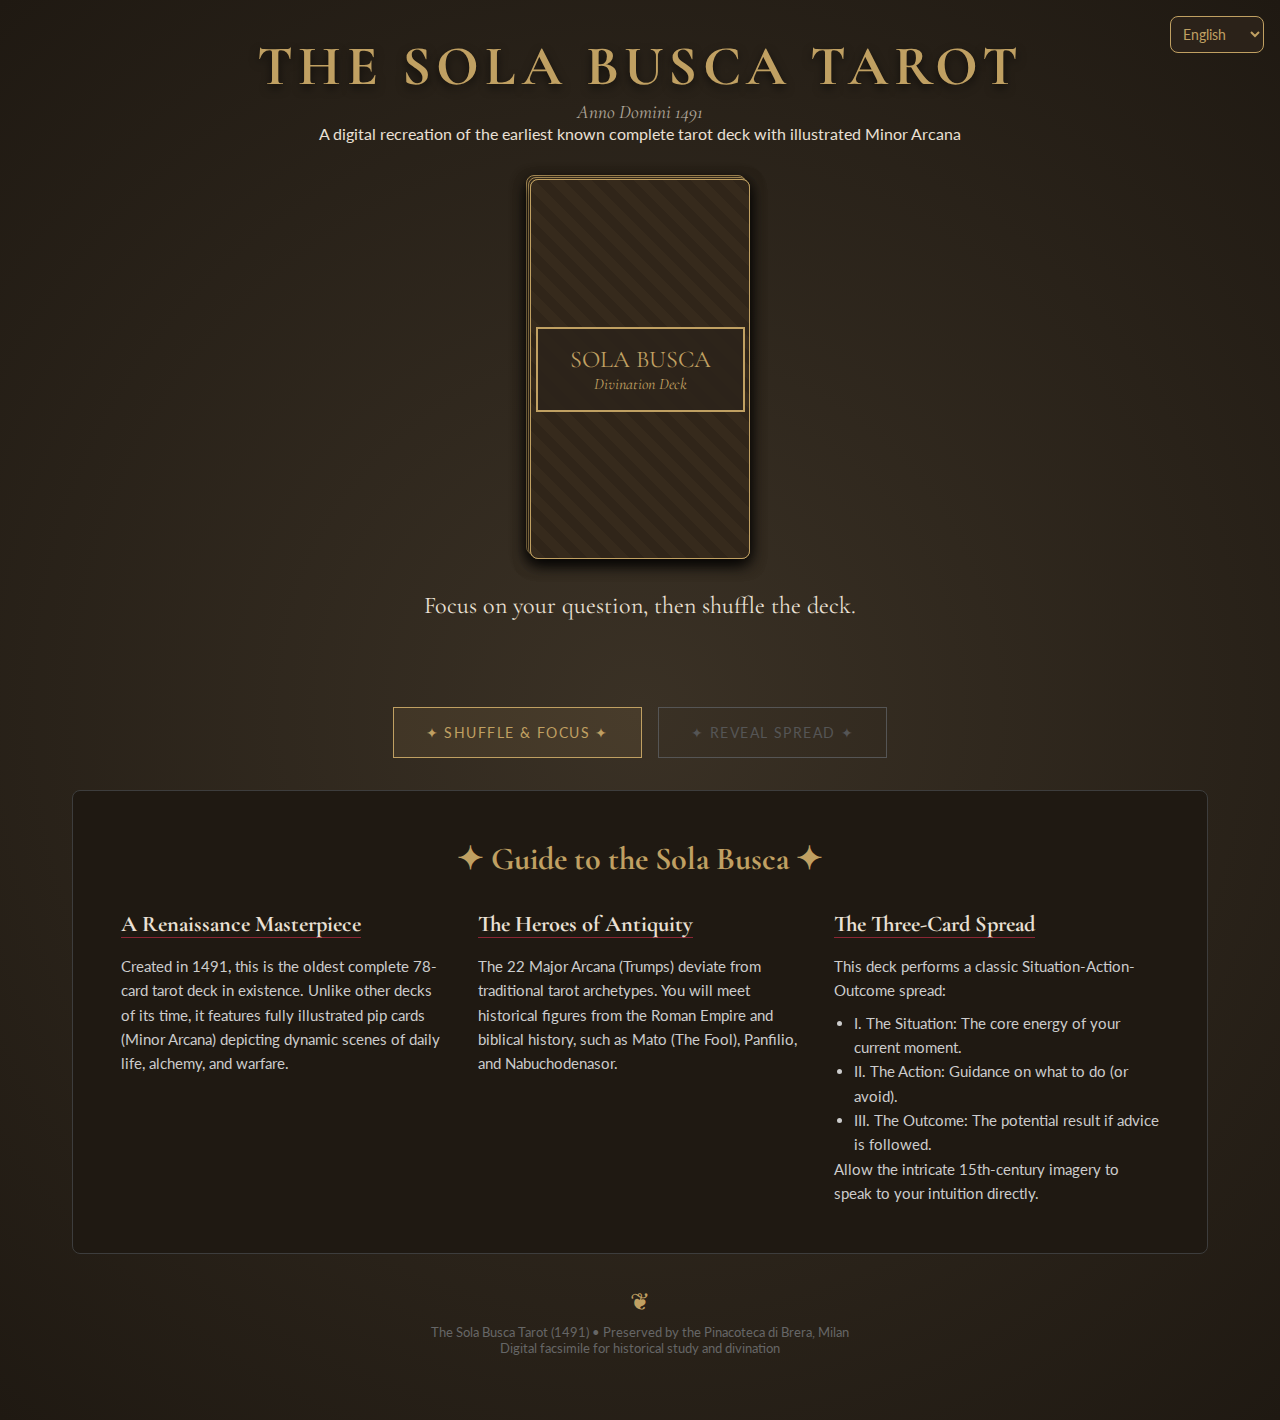
<file: index.html>
<!DOCTYPE html>
<html lang="en">

<head>
    <meta charset="UTF-8">
    <meta name="viewport" content="width=device-width, initial-scale=1.0">
    <meta name="description"
        content="The Sola Busca Tarot (1491) - A digital recreation of the historically significant Renaissance tarot deck featuring 78 unique cards with classical figures.">
    <meta name="keywords" content="Sola Busca, tarot, Renaissance, 1491, historical tarot, divination">
    <title>The Sola Busca Tarot (1491) - Digital Deck</title>

    <!-- Google Fonts -->
    <link rel="preconnect" href="https://fonts.googleapis.com">
    <link rel="preconnect" href="https://fonts.gstatic.com" crossorigin>
    <link
        href="https://fonts.googleapis.com/css2?family=Cormorant+Garamond:wght@400,500,600,700&family=Lato:wght@300,400,700&display=swap"
        rel="stylesheet">

    <link rel="stylesheet" href="styles.css">
</head>

<body>
    <div class="container">
        <header>
            <div class="lang-switch">
                <select id="langSelect">
                    <option value="en">English</option>
                    <option value="zh-TW">繁體中文</option>
                </select>
            </div>
            <h1 class="title" data-i18n="title">The Sola Busca Tarot</h1>
            <p class="subtitle" data-i18n="subtitle">Anno Domini 1491</p>
            <p class="description" data-i18n="desc">A digital recreation of the earliest known complete tarot deck with
                illustrated Minor
                Arcana</p>
        </header>

        <main>
            <!-- Reading Area -->
            <div class="reading-area">
                <!-- Initial State: Deck -->
                <div id="deckContainer" class="deck-container">
                    <div class="deck-stack" id="deckStack">
                        <div class="deck-card"></div>
                        <div class="deck-card"></div>
                        <div class="deck-card"></div>
                        <div class="deck-card top" id="mainDeck">
                            <div class="deck-ornament">
                                <div class="deck-text" data-i18n="deck_name">Sola Busca</div>
                                <div class="deck-subtext" data-i18n="deck_sub">Divination Deck</div>
                            </div>
                        </div>
                    </div>
                    <p class="instruction-text" id="instructionText" data-i18n="instr_initial">Focus on your question,
                        then shuffle the deck.</p>
                </div>

                <!-- Spread Result: 3 Cards -->
                <div id="spreadContainer" class="spread-container hidden">
                    <div class="spread-card-slot" id="cardSlot1">
                        <div class="slot-label" data-i18n="slot_1">The Situation</div>
                        <div class="card-placeholder"></div>
                    </div>
                    <div class="spread-card-slot" id="cardSlot2">
                        <div class="slot-label" data-i18n="slot_2">The Action</div>
                        <div class="card-placeholder"></div>
                    </div>
                    <div class="spread-card-slot" id="cardSlot3">
                        <div class="slot-label" data-i18n="slot_3">The Outcome</div>
                        <div class="card-placeholder"></div>
                    </div>
                </div>
            </div>

            <!-- Controls -->
            <div class="controls">
                <button id="shuffleButton" class="btn btn-primary">
                    <span class="btn-ornament">✦</span> <span data-i18n="btn_shuffle">Shuffle & Focus</span> <span
                        class="btn-ornament">✦</span>
                </button>
                <button id="drawButton" class="btn" disabled>
                    <span class="btn-ornament">✦</span> <span data-i18n="btn_reveal">Reveal Spread</span> <span
                        class="btn-ornament">✦</span>
                </button>
                <button id="resetButton" class="btn hidden">
                    <span class="btn-ornament">↺</span> <span data-i18n="btn_new">New Reading</span>
                </button>
            </div>

            <!-- Guide Section -->
            <section class="guide-section">
                <div class="guide-container">
                    <h2 class="guide-title"><span class="ornament">✦</span> <span data-i18n="guide_title">Guide to the
                            Sola Busca</span> <span class="ornament">✦</span></h2>

                    <div class="guide-grid">
                        <div class="guide-card">
                            <h3 data-i18n="guide_1_title">A Renaissance Masterpiece</h3>
                            <p data-i18n="guide_1_text">Created in 1491, this is the oldest complete 78-card tarot deck
                                in existence. Unlike
                                other decks of its time, it features <strong>fully illustrated pip cards</strong> (Minor
                                Arcana) depicting dynamic scenes of daily life, alchemy, and warfare.</p>
                        </div>

                        <div class="guide-card">
                            <h3 data-i18n="guide_2_title">The Heroes of Antiquity</h3>
                            <p data-i18n="guide_2_text">The 22 Major Arcana (Trumps) deviate from traditional tarot
                                archetypes. You will meet
                                <strong>historical figures</strong> from the Roman Empire and biblical history, such as
                                <em>Mato</em> (The Fool), <em>Panfilio</em>, and <em>Nabuchodenasor</em>.
                            </p>
                        </div>

                        <div class="guide-card">
                            <h3 data-i18n="guide_3_title">The Three-Card Spread</h3>
                            <p><span data-i18n="guide_3_text">This deck performs a classic
                                    <strong>Situation-Action-Outcome</strong> spread:</span></p>
                            <ul>
                                <li data-i18n="guide_3_li1"><strong>I. The Situation:</strong> The core energy of your
                                    current moment.</li>
                                <li data-i18n="guide_3_li2"><strong>II. The Action:</strong> Guidance on what to do (or
                                    avoid).</li>
                                <li data-i18n="guide_3_li3"><strong>III. The Outcome:</strong> The potential result if
                                    advice is followed.</li>
                            </ul>
                            <p data-i18n="guide_3_note">Allow the intricate 15th-century imagery to speak to your
                                intuition directly.</p>
                        </div>
                    </div>
                </div>
            </section>
        </main>

        <footer>
            <div class="footer-ornament">❦</div>
            <p class="footer-text" data-i18n="footer_main">The Sola Busca Tarot (1491) • Preserved by the Pinacoteca di
                Brera, Milan</p>
            <p class="footer-subtext" data-i18n="footer_sub">Digital facsimile for historical study and divination</p>
        </footer>
    </div>

    <script src="app.js?v=2"></script>
</body>

</html>
</file>
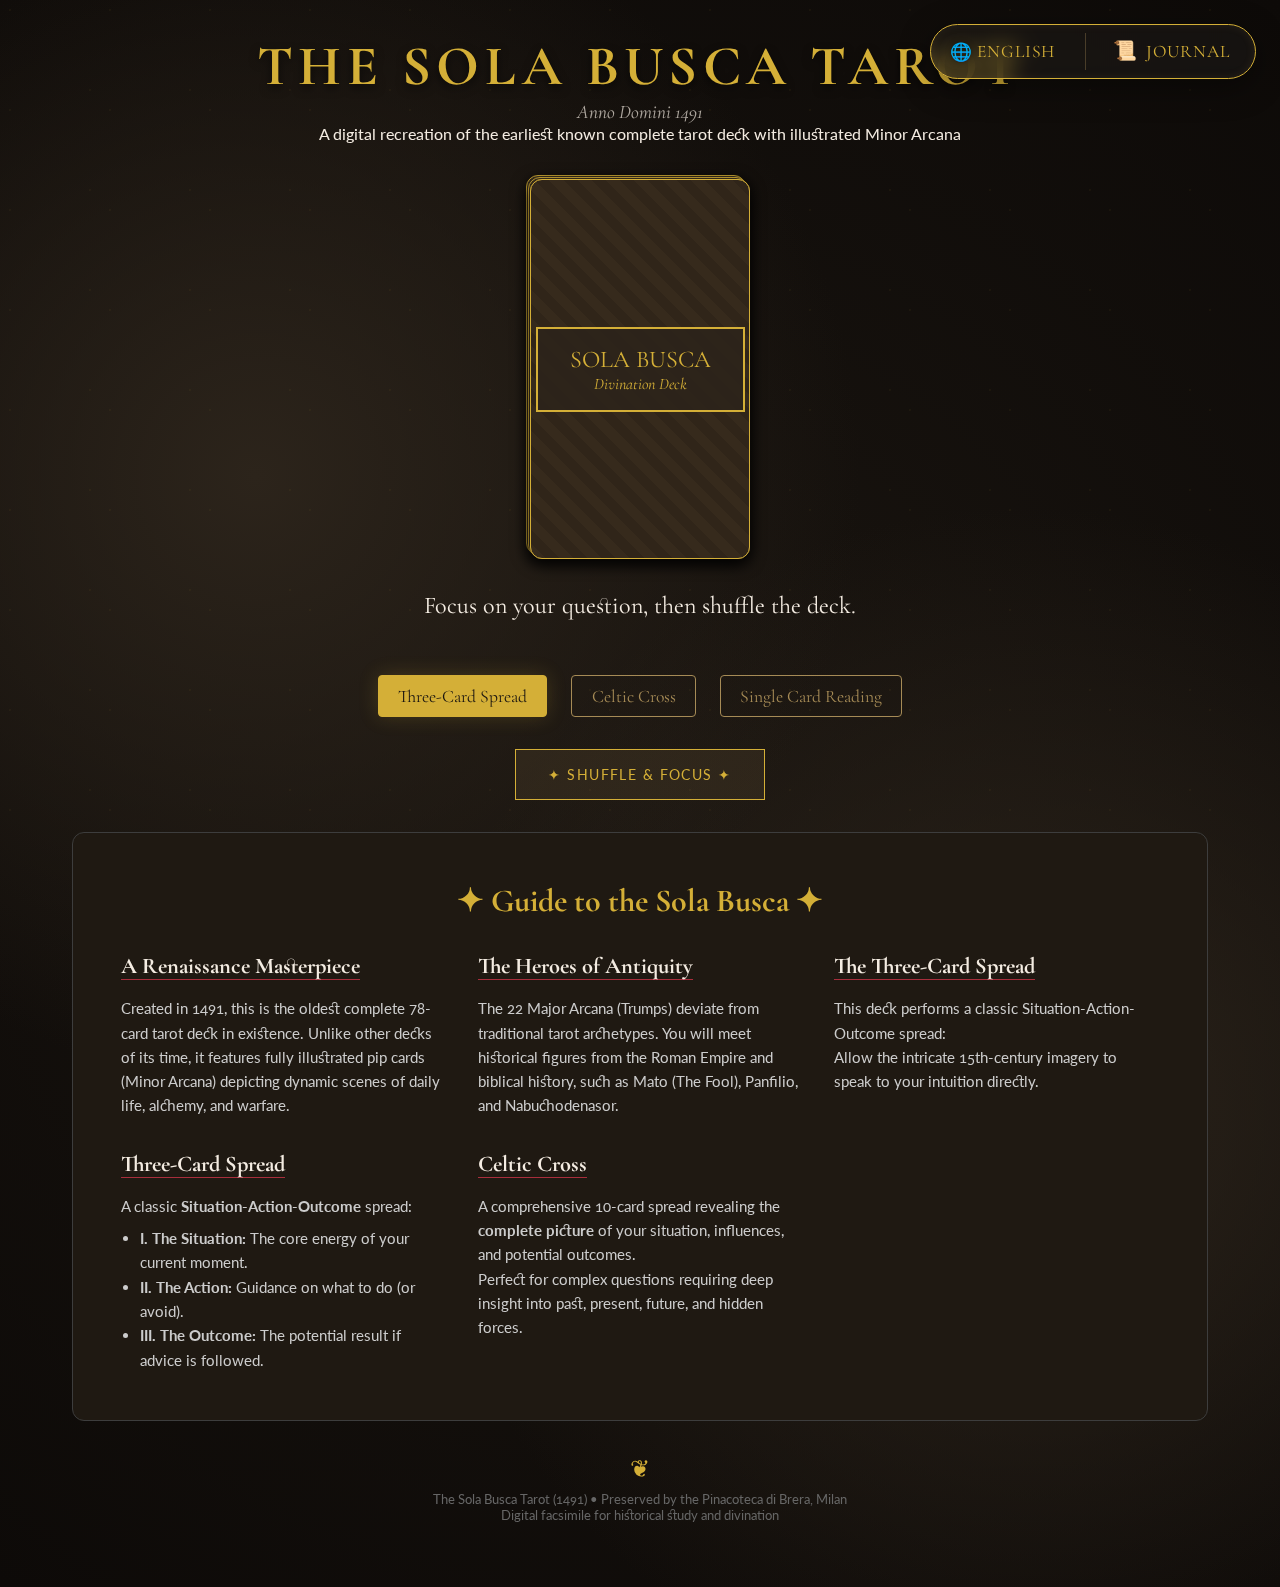
<file: docs/index.html>
<!DOCTYPE html>
<html lang="en">

<head>
    <meta charset="UTF-8">
    <meta name="viewport" content="width=device-width, initial-scale=1.0">
    <meta name="description"
        content="The Sola Busca Tarot (1491) - A digital recreation of the historically significant Renaissance tarot deck featuring 78 unique cards with classical figures.">
    <meta name="keywords" content="Sola Busca, tarot, Renaissance, 1491, historical tarot, divination">
    <title>The Sola Busca Tarot (1491) - Digital Deck</title>

    <!-- Google Fonts -->
    <link rel="preconnect" href="https://fonts.googleapis.com">
    <link rel="preconnect" href="https://fonts.gstatic.com" crossorigin>
    <link
        href="https://fonts.googleapis.com/css2?family=Cormorant+Garamond:wght@400,500,600,700&family=Lato:wght@300,400,700&display=swap"
        rel="stylesheet">

    <link rel="stylesheet" href="styles.css">
</head>

<body>
    <div class="container">
        <header>
            <div class="top-controls">
                <div class="lang-switch-wrapper">
                    <span class="icon">🌐</span>
                    <select id="langSelect" class="btn-icon-select">
                        <option value="en">English</option>
                        <option value="zh-TW">繁體中文</option>
                    </select>
                </div>
                <button id="historyToggleButton" class="btn-icon">
                    <span class="icon">📜</span> <span data-i18n="btn_history">Journal</span>
                </button>
            </div>
            <h1 class="title" data-i18n="title">The Sola Busca Tarot</h1>
            <p class="subtitle" data-i18n="subtitle">Anno Domini 1491</p>
            <p class="description" data-i18n="desc">A digital recreation of the earliest known complete tarot deck with
                illustrated Minor
                Arcana</p>
        </header>

        <main>
            <!-- Reading Area -->
            <div class="reading-area">
                <!-- Initial State: Deck -->
                <div id="deckContainer" class="deck-container">
                    <div class="deck-stack" id="deckStack">
                        <div class="deck-card"></div>
                        <div class="deck-card"></div>
                        <div class="deck-card"></div>
                        <div class="deck-card top" id="mainDeck">
                            <div class="deck-ornament">
                                <div class="deck-text" data-i18n="deck_name">Sola Busca</div>
                                <div class="deck-subtext" data-i18n="deck_sub">Divination Deck</div>
                            </div>
                        </div>
                    </div>
                    <p class="instruction-text" id="instructionText" data-i18n="instr_initial">Focus on your question,
                        then shuffle the deck.</p>
                </div>

                <!-- Spread Result: 3 Cards -->
                <div id="spreadContainer" class="spread-container hidden">
                    <div class="spread-card-slot" id="cardSlot1">
                        <div class="slot-label" data-i18n="slot_1">The Situation</div>
                        <div class="card-placeholder"></div>
                    </div>
                    <div class="spread-card-slot" id="cardSlot2">
                        <div class="slot-label" data-i18n="slot_2">The Action</div>
                        <div class="card-placeholder"></div>
                    </div>
                    <div class="spread-card-slot" id="cardSlot3">
                        <div class="slot-label" data-i18n="slot_3">The Outcome</div>
                        <div class="card-placeholder"></div>
                    </div>
                </div>
                <div id="saveActionContainer" class="save-action-container hidden">
                    <button id="saveReadingButton" class="btn btn-secondary">
                        <span class="btn-ornament">❦</span> <span data-i18n="btn_save">Save to Journal</span> <span
                            class="btn-ornament">❦</span>
                    </button>
                </div>
            </div>

            <!-- Controls -->
            <div class="reading-modes">
                <button id="mode3" class="btn-mode active" data-mode="3" data-i18n="mode_3">Three-Card Spread</button>
                <button id="mode10" class="btn-mode" data-mode="10" data-i18n="mode_10">Celtic Cross</button>
                <button id="mode1" class="btn-mode" data-mode="1" data-i18n="mode_1">Single Card Reading</button>
            </div>

            <div class="controls">
                <button id="shuffleButton" class="btn btn-primary">
                    <span class="btn-ornament">✦</span> <span data-i18n="btn_shuffle">Shuffle & Focus</span> <span
                        class="btn-ornament">✦</span>
                </button>
                <button id="drawButton" class="btn hidden" disabled>
                    <span class="btn-ornament">✦</span> <span data-i18n="btn_reveal">Reveal Spread</span> <span
                        class="btn-ornament">✦</span>
                </button>
                <button id="resetButton" class="btn hidden">
                    <span class="btn-ornament">↺</span> <span data-i18n="btn_new">New Reading</span>
                </button>
            </div>

            <!-- Guide Section -->
            <section class="guide-section">
                <div class="guide-container">
                    <h2 class="guide-title"><span class="ornament">✦</span> <span data-i18n="guide_title">Guide to the
                            Sola Busca</span> <span class="ornament">✦</span></h2>

                    <div class="guide-grid">
                        <div class="guide-card">
                            <h3 data-i18n="guide_1_title">A Renaissance Masterpiece</h3>
                            <p data-i18n="guide_1_text">Created in 1491, this is the oldest complete 78-card tarot deck
                                in existence. Unlike
                                other decks of its time, it features <strong>fully illustrated pip cards</strong> (Minor
                                Arcana) depicting dynamic scenes of daily life, alchemy, and warfare.</p>
                        </div>

                        <div class="guide-card">
                            <h3 data-i18n="guide_2_title">The Heroes of Antiquity</h3>
                            <p data-i18n="guide_2_text">The 22 Major Arcana (Trumps) deviate from traditional tarot
                                archetypes. You will meet
                                <strong>historical figures</strong> from the Roman Empire and biblical history, such as
                                <em>Mato</em> (The Fool), <em>Panfilio</em>, and <em>Nabuchodenasor</em>.
                            </p>
                        </div>

                        <div class="guide-card">
                            <h3 data-i18n="guide_3_title">Single Card Reading</h3>
                            <p data-i18n="guide_3_text">Focus on a single question and draw one card for direct, clear
                                insight.</p>
                            <p data-i18n="guide_3_note">Ideal for daily guidance or when you need a straightforward
                                answer.</p>
                        </div>

                        <div class="guide-card">
                            <h3 data-i18n="guide_4_title">Three-Card Spread</h3>
                            <p><span data-i18n="guide_4_text">A classic <strong>Situation-Action-Outcome</strong>
                                    spread:</span></p>
                            <ul>
                                <li data-i18n="guide_4_li1"><strong>I. The Situation:</strong> The core energy of your
                                    current moment.</li>
                                <li data-i18n="guide_4_li2"><strong>II. The Action:</strong> Guidance on what to do (or
                                    avoid).</li>
                                <li data-i18n="guide_4_li3"><strong>III. The Outcome:</strong> The potential result if
                                    advice is followed.</li>
                            </ul>
                        </div>

                        <div class="guide-card">
                            <h3 data-i18n="guide_5_title">Celtic Cross</h3>
                            <p data-i18n="guide_5_text">A comprehensive 10-card spread revealing the <strong>complete
                                    picture</strong> of your situation, influences, and potential outcomes.</p>
                            <p data-i18n="guide_5_note">Perfect for complex questions requiring deep insight into past,
                                present, future, and hidden forces.</p>
                        </div>
                    </div>
                </div>
            </section>
        </main>

        <footer>
            <div class="footer-ornament">❦</div>
            <p class="footer-text" data-i18n="footer_main">The Sola Busca Tarot (1491) • Preserved by the Pinacoteca di
                Brera, Milan</p>
            <p class="footer-subtext" data-i18n="footer_sub">Digital facsimile for historical study and divination</p>
        </footer>
    </div>

    <!-- History Overlay -->
    <div id="historyOverlay" class="history-overlay hidden">
        <div class="history-panel">
            <div class="history-header">
                <h2 data-i18n="history_title">Reading Journal</h2>
                <button id="closeHistoryButton" class="btn-close">&times;</button>
            </div>
            <div id="historyContent" class="history-content">
                <!-- History items will be injected here -->
                <p class="empty-msg" data-i18n="empty_history">Your journal is empty.</p>
            </div>
            <div class="history-footer">
                <button id="clearHistoryButton" class="btn btn-small" data-i18n="btn_clear">Clear History</button>
            </div>
        </div>
    </div>

    <script src="app.js?v=3"></script>
</body>

</html>
</file>
<file: styles.css>
/* ===================================
   Sola Busca Tarot - CSS Stylesheet
   Renaissance Aesthetic Design System (Redesigned for Divination)
   =================================== */

/* ===== CSS Reset & Base Styles ===== */
* {
    margin: 0;
    padding: 0;
    box-sizing: border-box;
    transition: all 0.3s ease;
}

:root {
    /* Color Palette - Deep Renaissance */
    --bg-base: #2C241B;
    --bg-paper: #D9CBAE;
    --text-main: #3E3221;
    --text-light: #EAE0D5;
    --text-gold: #C0A062;
    --accent-red: #8B2635;

    --font-serif: 'Cormorant Garamond', serif;
    --font-sans: 'Lato', sans-serif;
    --radius-main: 8px;
    --shadow-deep: 0 10px 30px rgba(0, 0, 0, 0.5);
}

body {
    font-family: var(--font-sans);
    background-color: var(--bg-base);
    background-image: radial-gradient(circle at center, #3a3125 0%, #1f1912 100%);
    color: var(--text-light);
    min-height: 100vh;
    display: flex;
    flex-direction: column;
    align-items: center;
}

.container {
    max-width: 1200px;
    width: 100%;
    padding: 2rem;
    display: flex;
    flex-direction: column;
    min-height: 100vh;
}

/* ===== Header ===== */
header {
    text-align: center;
    margin-bottom: 2rem;
}

.title {
    font-family: var(--font-serif);
    font-size: 3.5rem;
    color: var(--text-gold);
    text-transform: uppercase;
    letter-spacing: 0.1em;
    text-shadow: 0 4px 10px rgba(0, 0, 0, 0.6);
}

.subtitle {
    font-family: var(--font-serif);
    font-size: 1.2rem;
    color: var(--text-light);
    font-style: italic;
    opacity: 0.7;
}

/* ===== Reading Area ===== */
.reading-area {
    flex: 1;
    display: flex;
    flex-direction: column;
    align-items: center;
    justify-content: center;
    width: 100%;
    min-height: 500px;
    position: relative;
    perspective: 1000px;
}

/* Deck Container (Initial State) */
.deck-container {
    text-align: center;
    transition: opacity 0.5s ease;
    max-width: 100%;
    /* Prevent fan from expanding page width */
}

.deck-container.hidden {
    display: none;
    opacity: 0;
}

.deck-stack {
    position: relative;
    width: 220px;
    height: 380px;
    margin: 0 auto 2rem;
    cursor: pointer;
}

.deck-card {
    position: absolute;
    width: 100%;
    height: 100%;
    background: #3E3221;
    border: 1px solid var(--text-gold);
    border-radius: var(--radius-main);
    box-shadow: 0 5px 15px rgba(0, 0, 0, 0.5);
}

.deck-card:nth-child(1) {
    transform: translate(-4px, -4px);
}

.deck-card:nth-child(2) {
    transform: translate(-2px, -2px);
}

.deck-card.top {
    transform: translate(0, 0);
    display: flex;
    align-items: center;
    justify-content: center;
    background-image: repeating-linear-gradient(45deg, #362a1c 0, #362a1c 10px, #302519 10px, #302519 20px);
}

.deck-ornament {
    border: 2px solid var(--text-gold);
    padding: 1rem 2rem;
    background: rgba(44, 36, 27, 0.9);
}

.deck-text,
.deck-subtext {
    font-family: var(--font-serif);
    color: var(--text-gold);
}

.deck-text {
    font-size: 1.5rem;
    text-transform: uppercase;
}

.deck-subtext {
    font-style: italic;
}

/* Shuffle Animation */
@keyframes shuffleShake {

    0%,
    100% {
        transform: rotate(0deg);
    }

    25% {
        transform: rotate(-2deg) translate(-5px, 0);
    }

    75% {
        transform: rotate(2deg) translate(5px, 0);
    }
}

.shuffling .deck-stack {
    animation: shuffleShake 0.5s infinite;
}

.instruction-text {
    font-family: var(--font-serif);
    font-size: 1.5rem;
    color: var(--text-light);
    margin-bottom: 2rem;
    min-height: 2em;
}

/* Spread Container (Result State) */
.spread-container {
    display: flex;
    justify-content: center;
    gap: 2rem;
    width: 100%;
    flex-wrap: wrap;
}

.spread-container.hidden {
    display: none;
}

.spread-card-slot {
    display: flex;
    flex-direction: column;
    align-items: center;
    width: 220px;
    opacity: 0;
    animation: fadeInSlot 0.5s forwards;
}

.spread-card-slot:nth-child(1) {
    animation-delay: 0.1s;
}

.spread-card-slot:nth-child(2) {
    animation-delay: 0.3s;
}

.spread-card-slot:nth-child(3) {
    animation-delay: 0.5s;
}

@keyframes fadeInSlot {
    to {
        opacity: 1;
    }
}

.slot-label {
    font-family: var(--font-serif);
    color: var(--text-gold);
    text-transform: uppercase;
    letter-spacing: 0.1em;
    margin-bottom: 1rem;
    font-size: 0.9rem;
    border-bottom: 1px solid var(--text-gold);
    padding-bottom: 0.2rem;
}

.card-placeholder {
    width: 220px;
    /* Removed fixed height to allow info text to flow naturally */
    position: relative;
    margin-bottom: 2rem;
    /* Add breathing room */
}

.spread-card {
    width: 100%;
    display: flex;
    flex-direction: column;
    /* Stack image and text */
}

.spread-card img {
    width: 100%;
    height: 380px;
    /* Fixed height for image only */
    object-fit: cover;
    border-radius: var(--radius-main);
    box-shadow: var(--shadow-deep);
    border: 1px solid var(--text-gold);
    opacity: 0;
    transform: translateY(20px);
    transition: all 0.8s cubic-bezier(0.2, 0.8, 0.2, 1);
}

.spread-card.revealed img {
    opacity: 1;
    transform: translateY(0);
}

.spread-info {
    margin-top: 1rem;
    text-align: center;
    opacity: 0;
    transform: translateY(10px);
    transition: all 0.5s ease 0.5s;
    background: rgba(0, 0, 0, 0.4);
    /* Add background for legibility if it overlaps */
    padding: 0.5rem;
    border-radius: 4px;
}

.spread-card.revealed .spread-info {
    opacity: 1;
    transform: translateY(0);
}

.spread-info h4 {
    color: var(--text-light);
    font-family: var(--font-serif);
    font-size: 1.2rem;
    margin-bottom: 0.3rem;
}

.spread-info p {
    color: #ccc;
    font-size: 0.9rem;
    font-style: italic;
    line-height: 1.4;
}

/* ===== Controls ===== */
.controls {
    display: flex;
    justify-content: center;
    gap: 1rem;
    margin: 2rem 0;
}

.btn {
    background: rgba(192, 160, 98, 0.1);
    border: 1px solid var(--text-gold);
    color: var(--text-gold);
    padding: 1rem 2rem;
    font-family: var(--font-sans);
    text-transform: uppercase;
    letter-spacing: 0.1em;
    cursor: pointer;
    font-size: 0.9rem;
    min-width: 200px;
}

.btn:hover:not(:disabled) {
    background: var(--text-gold);
    color: var(--bg-base);
    box-shadow: 0 0 20px rgba(192, 160, 98, 0.3);
}

.btn:disabled {
    border-color: #555;
    color: #555;
    cursor: not-allowed;
    background: transparent;
}

.hidden {
    display: none !important;
}

/* ===== Guide Section ===== */
.guide-section {
    width: 100%;
    background: #1f1912;
    padding: 3rem;
    border-radius: var(--radius-main);
    border: 1px solid #3d3d3d;
    margin-top: 2rem;
}

.guide-container h2 {
    color: var(--text-gold);
    font-family: var(--font-serif);
    text-align: center;
    margin-bottom: 2rem;
    font-size: 2rem;
}

.guide-grid {
    display: grid;
    grid-template-columns: repeat(auto-fit, minmax(280px, 1fr));
    gap: 2rem;
}

.guide-card h3 {
    color: var(--text-light);
    font-family: var(--font-serif);
    font-size: 1.4rem;
    margin-bottom: 1rem;
    border-bottom: 1px solid var(--accent-red);
    display: inline-block;
}

.guide-card p,
.guide-card li {
    color: #ccc;
    line-height: 1.6;
    font-size: 0.95rem;
}

.guide-card ul {
    margin-left: 1.2rem;
    margin-top: 0.5rem;
}

/* ===== Footer ===== */
footer {
    text-align: center;
    padding: 2rem;
    color: #666;
    font-size: 0.8rem;
    margin-top: auto;
}

.footer-ornament {
    color: var(--text-gold);
    font-size: 1.5rem;
    margin-bottom: 0.5rem;
}

/* Language Switcher */
.lang-switch {
    position: absolute;
    top: 1rem;
    right: 1rem;
    z-index: 100;
}

.lang-switch select {
    background: rgba(44, 36, 27, 0.9);
    color: var(--text-gold);
    border: 1px solid var(--text-gold);
    padding: 0.5rem;
    border-radius: var(--radius-main);
    font-family: var(--font-sans);
    cursor: pointer;
    font-size: 0.9rem;
}

.lang-switch select:focus {
    outline: none;
    box-shadow: 0 0 10px var(--text-gold);
}

@media (max-width: 768px) {
    .lang-switch {
        position: relative;
        top: 0;
        right: 0;
        margin-bottom: 1rem;
        display: inline-block;
    }
}

/* Responsive */
@media (max-width: 768px) {
    .spread-container {
        flex-direction: column;
        align-items: center;
    }

    .card-placeholder {
        width: 100%;
        max-width: 260px;
        margin-bottom: 2rem;
    }

    .spread-card img {
        height: auto;
        aspect-ratio: 10/18;
    }

    .title {
        font-size: 2.5rem;
    }

    .guide-section {
        padding: 1.5rem 1rem;
    }

    .guide-grid {
        grid-template-columns: 1fr;
        /* Force single column on mobile */
        gap: 1.5rem;
    }
}

/* Fan / Horizontal Layout */
.fan-container {
    position: relative;
    width: 100%;
    min-height: 150px;
    margin-top: 2rem;
    padding: 30px 20px;
    overflow-x: auto;
    overflow-y: visible;
    white-space: nowrap;
    /* Prevent wrapping */
    display: block;
}

.fan-card {
    display: inline-block;
    /* Changed from absolute to inline-block */
    width: 60px;
    height: 100px;
    background: #4b0d0d;
    /* Deep Renaissance Maroon */
    background-image:
        radial-gradient(circle at 100% 150%, #4b0d0d 24%, #6b1414 25%, #6b1414 28%, #4b0d0d 29%, #4b0d0d 36%, #6b1414 36%, #6b1414 40%, transparent 40%),
        radial-gradient(circle at 0 150%, #4b0d0d 24%, #6b1414 25%, #6b1414 28%, #4b0d0d 29%, #4b0d0d 36%, #6b1414 36%, #6b1414 40%, transparent 40%),
        radial-gradient(circle at 50% 100%, #6b1414 10%, #4b0d0d 11%, #4b0d0d 23%, #6b1414 24%, #6b1414 30%, #4b0d0d 31%, #4b0d0d 43%, #6b1414 44%, #6b1414 50%, #4b0d0d 51%, #4b0d0d 63%, #6b1414 64%, #6b1414 71%, transparent 71%),
        radial-gradient(circle at 100% 50%, #6b1414 5%, #4b0d0d 6%, #4b0d0d 15%, #6b1414 16%, #6b1414 20%, #4b0d0d 21%, #4b0d0d 30%, #6b1414 31%, #6b1414 35%, #4b0d0d 36%, #4b0d0d 45%, #6b1414 46%, #6b1414 49%, transparent 49%),
        radial-gradient(circle at 0 50%, #6b1414 5%, #4b0d0d 6%, #4b0d0d 15%, #6b1414 16%, #6b1414 20%, #4b0d0d 21%, #4b0d0d 30%, #6b1414 31%, #6b1414 35%, #4b0d0d 36%, #4b0d0d 45%, #6b1414 46%, #6b1414 49%, transparent 49%),
        radial-gradient(circle at 100% 0, #4b0d0d 24%, #6b1414 25%, #6b1414 28%, #4b0d0d 29%, #4b0d0d 36%, #6b1414 36%, #6b1414 40%, transparent 40%),
        radial-gradient(circle at 0 0, #4b0d0d 24%, #6b1414 25%, #6b1414 28%, #4b0d0d 29%, #4b0d0d 36%, #6b1414 36%, #6b1414 40%, transparent 40%),
        radial-gradient(circle at 50% 0, #6b1414 10%, #4b0d0d 11%, #4b0d0d 23%, #6b1414 24%, #6b1414 30%, #4b0d0d 31%, #4b0d0d 43%, #6b1414 44%, #6b1414 50%, #4b0d0d 51%, #4b0d0d 63%, #6b1414 64%, #6b1414 71%, transparent 71%);
    background-size: 40px 40px;
    border: 2px solid #c0a062;
    /* Gold Border */
    border-radius: 5px;
    box-shadow: -2px 2px 10px rgba(0, 0, 0, 0.5);
    margin-right: -15px;
    /* Slight overlap for fan effect */
    vertical-align: middle;
    transition: transform 0.3s ease, box-shadow 0.3s ease;
    cursor: pointer;
    position: relative;
    overflow: hidden;
}

.fan-card::before {
    content: '';
    position: absolute;
    top: 5px;
    left: 5px;
    right: 5px;
    bottom: 5px;
    border: 1px solid rgba(192, 160, 98, 0.3);
    pointer-events: none;
}

/* Fallback if image missing */
.fan-card::after {
    content: '';
    position: absolute;
    inset: 0;
    border: 1px solid #d4af37;
    border-radius: 5px;
    background: #2c1810;
    z-index: -1;
}

.fan-card:hover {
    z-index: 100 !important;
    box-shadow: 0 0 15px #ffd700;
    transform: translateY(-10px) scale(1.15);
}

.fan-card.selected {
    box-shadow: 0 0 20px #00ff00;
    border: 2px solid #00ff00;
    pointer-events: none;
}

/* Reversal utility class */
.reversed-img {
    transform: rotate(180deg);
}

.spread-card.reversed .spread-info h4::after {
    content: ' (Rx)';
    font-size: 0.8em;
    opacity: 0.7;
}

/* Hide the initial deck stack when fan is active */
.deck-container.hidden {
    display: none;
}
</file>
<file: docs/styles.css>
/* ===================================
   Sola Busca Tarot - CSS Stylesheet
   Renaissance Aesthetic Design System (Redesigned for Divination)
   =================================== */

/* ===== CSS Reset & Base Styles ===== */
* {
    margin: 0;
    padding: 0;
    box-sizing: border-box;
    transition: all 0.3s ease;
}

:root {
    /* Color Palette - Premium Renaissance */
    --bg-base: #1a1510;
    --bg-paper: #D9CBAE;
    --text-main: #3E3221;
    --text-light: #f4ece2;
    --gold: #d4af37;
    --gold-muted: #A68B56;
    --venetian-red: #a82e3c;
    --glass: rgba(255, 255, 255, 0.03);
    --glass-heavy: rgba(0, 0, 0, 0.6);
    --glass-border: rgba(255, 255, 255, 0.1);
    --blur: blur(12px);
    --font-serif: 'Cormorant Garamond', serif;
    --font-sans: 'Lato', sans-serif;
    --radius-main: 12px;
    --shadow-deep: 0 20px 50px rgba(0, 0, 0, 0.6);
    --shadow-gold: 0 0 20px rgba(212, 175, 55, 0.2);
}

body {
    font-family: var(--font-sans);
    background-color: var(--bg-base);
    background-image:
        radial-gradient(circle at 20% 30%, #2c241b 0%, transparent 40%),
        radial-gradient(circle at 80% 70%, #2c241b 0%, transparent 40%),
        radial-gradient(circle at center, #1a1510 0%, #0d0a08 100%);
    color: var(--text-light);
    min-height: 100vh;
    display: flex;
    flex-direction: column;
    align-items: center;
    overflow-x: hidden;
    position: relative;
    font-variant-numeric: oldstyle-nums;
    font-feature-settings: "liga", "dlig";
}

/* Ambient Particles */
body::before {
    content: '';
    position: fixed;
    top: 0;
    left: 0;
    width: 100%;
    height: 100%;
    background-image:
        radial-gradient(circle at 10% 10%, rgba(212, 175, 55, 0.05) 1px, transparent 1px),
        radial-gradient(circle at 90% 90%, rgba(212, 175, 55, 0.05) 1px, transparent 1px);
    background-size: 100px 100px;
    animation: ambientFloat 60s linear infinite;
    pointer-events: none;
    z-index: 0;
}

@keyframes ambientFloat {
    from {
        transform: translateY(0);
    }

    to {
        transform: translateY(-1000px);
    }
}

.container {
    max-width: 1200px;
    width: 100%;
    padding: 2rem;
    display: flex;
    flex-direction: column;
    min-height: 100vh;
    position: relative;
    z-index: 1;
}

/* ===== Header ===== */
header {
    text-align: center;
    margin-bottom: 2rem;
}

.title {
    font-family: var(--font-serif);
    font-size: 3.5rem;
    color: var(--gold);
    text-transform: uppercase;
    letter-spacing: 0.1em;
    text-shadow: 0 4px 10px rgba(0, 0, 0, 0.6);
}

.subtitle {
    font-family: var(--font-serif);
    font-size: 1.2rem;
    color: var(--text-light);
    font-style: italic;
    opacity: 0.7;
}

/* ===== Reading Area ===== */
.reading-area {
    flex: 1;
    display: flex;
    flex-direction: column;
    align-items: center;
    justify-content: center;
    width: 100%;
    min-height: 500px;
    position: relative;
    perspective: 1000px;
}

/* Deck Container (Initial State) */
.deck-container {
    text-align: center;
    transition: opacity 0.5s ease;
    max-width: 100%;
    /* Prevent fan from expanding page width */
}

.deck-container.hidden {
    display: none;
    opacity: 0;
}

.deck-stack {
    position: relative;
    width: 220px;
    height: 380px;
    margin: 0 auto 2rem;
    cursor: pointer;
}

.deck-card {
    position: absolute;
    width: 100%;
    height: 100%;
    background: #3E3221;
    border: 1px solid var(--gold);
    border-radius: var(--radius-main);
    box-shadow: 0 5px 15px rgba(0, 0, 0, 0.5);
}

.deck-card:nth-child(1) {
    transform: translate(-4px, -4px);
}

.deck-card:nth-child(2) {
    transform: translate(-2px, -2px);
}

.deck-card.top {
    transform: translate(0, 0);
    display: flex;
    align-items: center;
    justify-content: center;
    background-image: repeating-linear-gradient(45deg, #362a1c 0, #362a1c 10px, #302519 10px, #302519 20px);
}

.deck-ornament {
    border: 2px solid var(--gold);
    padding: 1rem 2rem;
    background: rgba(44, 36, 27, 0.9);
}

.deck-text,
.deck-subtext {
    font-family: var(--font-serif);
    color: var(--gold);
}

.deck-text {
    font-size: 1.5rem;
    text-transform: uppercase;
}

.deck-subtext {
    font-style: italic;
}

/* Shuffle Animation */
@keyframes splitStack {
    0% {
        transform: translateX(0);
    }

    100% {
        transform: translateX(-60px) rotate(-5deg);
    }
}

@keyframes splitStackRight {
    0% {
        transform: translateX(0);
    }

    100% {
        transform: translateX(60px) rotate(5deg);
    }
}

@keyframes riffleStack {
    0% {
        transform: translateX(-60px) rotate(-5deg);
    }

    50% {
        transform: translateX(0) scale(1.05);
    }

    100% {
        transform: translateX(0) scale(1);
    }
}

@keyframes riffleStackRight {
    0% {
        transform: translateX(60px) rotate(5deg);
    }

    50% {
        transform: translateX(0) scale(1.05);
    }

    100% {
        transform: translateX(0) scale(1);
    }
}

.deck-stack.shuffling .deck-card {
    /* Hide original cards during special animation */
    opacity: 0;
}

/* Pseudo-elements/Classes for the split piles */
.shuffle-pile {
    position: absolute;
    width: 100%;
    height: 100%;
    background: #3E3221;
    background-image: url('assets/card-back.png');
    background-size: cover;
    border: 1px solid var(--gold);
    border-radius: var(--radius-main);
    box-shadow: 0 5px 15px rgba(0, 0, 0, 0.5);
    top: 0;
    left: 0;
}

.shuffle-left {
    animation: splitStack 0.4s ease forwards, riffleStack 0.6s ease 0.4s forwards;
}

.shuffle-right {
    animation: splitStackRight 0.4s ease forwards, riffleStackRight 0.6s ease 0.4s forwards;
}

.instruction-text {
    font-family: var(--font-serif);
    font-size: 1.5rem;
    color: var(--text-light);
    margin-bottom: 2rem;
    min-height: 2em;
}

/* Spread Container (Result State) */
.spread-container {
    display: flex;
    justify-content: center;
    gap: 2rem;
    width: 100%;
    flex-wrap: wrap;
}

.spread-container.hidden {
    display: none;
}

.spread-card-slot {
    display: flex;
    flex-direction: column;
    align-items: center;
    width: 220px;
    opacity: 0;
    animation: fadeInSlot 0.5s forwards;
}

.spread-card-slot:nth-child(1) {
    animation-delay: 0.1s;
}

.spread-card-slot:nth-child(2) {
    animation-delay: 0.3s;
}

.spread-card-slot:nth-child(3) {
    animation-delay: 0.5s;
}

@keyframes fadeInSlot {
    to {
        opacity: 1;
    }
}

.slot-label {
    font-family: var(--font-serif);
    color: var(--gold);
    text-transform: uppercase;
    letter-spacing: 0.1em;
    margin-bottom: 1rem;
    font-size: 0.9rem;
    border-bottom: 1px solid var(--gold);
    padding-bottom: 0.2rem;
}

.card-placeholder {
    width: 220px;
    /* Removed fixed height to allow info text to flow naturally */
    position: relative;
    margin-bottom: 2rem;
    /* Add breathing room */
}

.spread-card {
    width: 100%;
    display: flex;
    flex-direction: column;
    perspective: 1000px;
}

.card-inner {
    position: relative;
    width: 220px;
    height: 380px;
    text-align: center;
    transition: transform 1.2s cubic-bezier(0.19, 1, 0.22, 1);
    transform-style: preserve-3d;
    cursor: pointer;
}

.spread-card.revealed .card-inner {
    transform: rotateY(180deg) scale(1.1);
    /* Slight default zoom */
}

.spread-card.revealed .card-inner:hover {
    transform: rotateY(180deg) scale(1.35);
    /* Zoom in to check */
    z-index: 50;
    box-shadow: 0 20px 50px rgba(0, 0, 0, 0.7);
}

.card-front,
.card-back {
    position: absolute;
    width: 100%;
    height: 100%;
    -webkit-backface-visibility: hidden;
    backface-visibility: hidden;
    border-radius: var(--radius-main);
    box-shadow: var(--shadow-deep);
    border: 1px solid var(--gold);
}

.card-front {
    transform: rotateY(180deg);
}

.card-back {
    background: #3E3221;
    background-image: url('assets/card-back.png');
    background-size: cover;
    background-position: center;
    display: flex;
    align-items: center;
    justify-content: center;
    box-shadow: inset 0 0 20px rgba(0, 0, 0, 0.8);
}

.card-back::after {
    content: '❦';
    font-size: 5rem;
    color: var(--gold);
    opacity: 0.3;
}

.img-wrapper {
    width: 100%;
    height: 100%;
    overflow: hidden;
    border-radius: var(--radius-main);
}

.img-wrapper img {
    width: 100%;
    height: 100%;
    object-fit: cover;
    transition: transform 0.8s ease;
}

.spread-card.reversed .img-wrapper img {
    transform: rotate(180deg);
}

.spread-info {
    margin-top: 1.5rem;
    text-align: center;
    opacity: 0;
    transform: translateY(20px);
    transition: all 0.6s cubic-bezier(0.23, 1, 0.32, 1) 0.8s;
    background: var(--glass);
    backdrop-filter: var(--blur);
    -webkit-backdrop-filter: var(--blur);
    padding: 1.2rem;
    border-radius: var(--radius-main);
    border: 1px solid var(--glass-border);
    box-shadow: 0 8px 32px rgba(0, 0, 0, 0.3);
}

.spread-card.revealed .spread-info {
    opacity: 1;
    transform: translateY(0);
}

.spread-info h4 {
    color: var(--text-light);
    font-family: var(--font-serif);
    font-size: 1.2rem;
    margin-bottom: 0.3rem;
}

.spread-info p {
    color: #ccc;
    font-size: 0.95rem;
    font-style: italic;
    line-height: 1.4;
    margin-bottom: 0.8rem;
}

.card-history {
    font-size: 0.85rem;
    color: var(--gold-muted);
    border-top: 1px solid rgba(212, 175, 55, 0.2);
    padding-top: 0.8rem;
    text-align: left;
    font-family: var(--font-sans);
    line-height: 1.5;
}

.card-history strong {
    color: var(--gold);
    display: block;
    margin-bottom: 0.2rem;
    text-transform: uppercase;
    font-size: 0.75rem;
    letter-spacing: 0.05em;
}

/* Reading Modes Toggle */
.reading-modes {
    display: flex;
    justify-content: center;
    gap: 1.5rem;
    margin-bottom: 2rem;
}

.btn-mode {
    background: transparent;
    border: 1px solid var(--gold-muted);
    color: var(--gold-muted);
    padding: 0.6rem 1.2rem;
    cursor: pointer;
    font-family: var(--font-serif);
    font-size: 1.1rem;
    border-radius: 4px;
    transition: all 0.3s ease;
}

.btn-mode.active {
    background: var(--gold);
    color: var(--bg-base);
    border-color: var(--gold);
    box-shadow: var(--shadow-gold);
}

.btn-mode:hover:not(.active) {
    border-color: var(--gold);
    color: var(--gold);
}

/* ===== Controls ===== */
.controls {
    display: flex;
    justify-content: center;
    gap: 1rem;
    margin: 2rem 0;
}

.btn {
    background: rgba(192, 160, 98, 0.1);
    border: 1px solid var(--gold);
    color: var(--gold);
    padding: 1rem 2rem;
    font-family: var(--font-sans);
    text-transform: uppercase;
    letter-spacing: 0.1em;
    cursor: pointer;
    font-size: 0.9rem;
    min-width: 200px;
}

.btn:hover:not(:disabled) {
    background: var(--gold);
    color: var(--bg-base);
    box-shadow: 0 0 20px rgba(192, 160, 98, 0.3);
}

.btn:disabled {
    border-color: #555;
    color: #555;
    cursor: not-allowed;
    background: transparent;
}

.hidden {
    display: none !important;
}

/* ===== Guide Section ===== */
.guide-section {
    width: 100%;
    background: #1f1912;
    padding: 3rem;
    border-radius: var(--radius-main);
    border: 1px solid #3d3d3d;
    margin-top: 2rem;
}

.guide-container h2 {
    color: var(--gold);
    font-family: var(--font-serif);
    text-align: center;
    margin-bottom: 2rem;
    font-size: 2rem;
}

.guide-grid {
    display: grid;
    grid-template-columns: repeat(auto-fit, minmax(280px, 1fr));
    gap: 2rem;
}

.guide-card h3 {
    color: var(--text-light);
    font-family: var(--font-serif);
    font-size: 1.4rem;
    margin-bottom: 1rem;
    border-bottom: 1px solid var(--venetian-red);
    display: inline-block;
}

.guide-card p,
.guide-card li {
    color: #ccc;
    line-height: 1.6;
    font-size: 0.95rem;
}

.guide-card ul {
    margin-left: 1.2rem;
    margin-top: 0.5rem;
}

/* ===== Footer ===== */
footer {
    text-align: center;
    padding: 2rem;
    color: #666;
    font-size: 0.8rem;
    margin-top: auto;
}

.footer-ornament {
    color: var(--gold);
    font-size: 1.5rem;
    margin-bottom: 0.5rem;
}

/* Language Switcher & Journal Toggle */
.top-controls {
    position: fixed;
    top: 1.5rem;
    right: 1.5rem;
    z-index: 1100;
    display: flex;
    gap: 0;
    /* Remove gap, use padding/separator */
    align-items: center;
    background: var(--glass);
    backdrop-filter: var(--blur);
    -webkit-backdrop-filter: var(--blur);
    padding: 0.4rem;
    border-radius: 100px;
    border: 1px solid var(--gold);
    box-shadow: 0 8px 32px rgba(0, 0, 0, 0.4),
        inset 0 0 10px rgba(192, 160, 98, 0.1);
}

.lang-switch-wrapper {
    position: relative;
    display: flex;
    align-items: center;
    padding-right: 0.5rem;
    border-right: 1px solid rgba(192, 160, 98, 0.3);
    margin-right: 0.5rem;
}

.lang-switch-wrapper .icon {
    position: absolute;
    left: 0.8rem;
    z-index: 1;
    font-size: 1.1rem;
    pointer-events: none;
    color: var(--gold);
    text-shadow: 0 0 5px rgba(0, 0, 0, 0.5);
}

.btn-icon-select {
    background: transparent;
    border: none;
    color: var(--gold);
    padding: 0.5rem 1rem 0.5rem 2.5rem;
    font-family: 'Cormorant Garamond', serif;
    font-size: 1.1rem;
    cursor: pointer;
    border-radius: 50px;
    appearance: none;
    -webkit-appearance: none;
    transition: all 0.3s ease;
    min-width: 140px;
    text-transform: uppercase;
    letter-spacing: 0.05em;
}

.btn-icon-select:hover {
    background: rgba(192, 160, 98, 0.1);
    color: #fff;
    text-shadow: 0 0 8px var(--gold);
}

.btn-icon-select:focus {
    outline: none;
    background: rgba(192, 160, 98, 0.2);
}

/* Journal Button inside bar */
.btn-icon {
    background: none;
    border: none;
    color: var(--gold);
    padding: 0.5rem 1.2rem;
    font-family: 'Cormorant Garamond', serif;
    font-size: 1.1rem;
    cursor: pointer;
    border-radius: 50px;
    display: flex;
    align-items: center;
    gap: 0.5rem;
    transition: all 0.3s ease;
    text-transform: uppercase;
    letter-spacing: 0.05em;
}

.btn-icon:hover {
    background: rgba(192, 160, 98, 0.1);
    color: #fff;
    text-shadow: 0 0 8px var(--gold);
}

.btn-icon .icon {
    font-size: 1.2rem;
}

.lang-switch select:focus {
    outline: none;
    box-shadow: 0 0 10px var(--gold);
}

@media (max-width: 768px) {
    .top-controls {
        position: relative;
        top: 0;
        right: 0;
        margin-bottom: 1rem;
        display: inline-flex;
        width: 100%;
        justify-content: center;
    }
}

/* Responsive */
@media (max-width: 768px) {
    .spread-container {
        flex-direction: column;
        align-items: center;
    }

    .card-placeholder {
        width: 100%;
        max-width: 260px;
        margin-bottom: 2rem;
    }

    .spread-card img {
        height: auto;
        aspect-ratio: 10/18;
    }

    .title {
        font-size: 2.5rem;
    }

    .guide-section {
        padding: 1.5rem 1rem;
    }

    .guide-grid {
        grid-template-columns: 1fr;
        /* Force single column on mobile */
        gap: 1.5rem;
    }
}

/* Fan / Sector Layout */
.fan-container {
    position: relative;
    width: 100%;
    height: 750px;
    /* Space for the arc */
    margin-top: 2rem;
    overflow: visible;
    perspective: 1200px;
}

.fan-card {
    position: absolute;
    width: 120px;
    height: 210px;
    background: #4b0d0d;
    background-image: url('assets/card-back.png');
    background-size: cover;
    background-position: center;
    border: 2px solid #c0a062;
    border-radius: 8px;
    box-shadow: 0 4px 15px rgba(0, 0, 0, 0.6);
    cursor: pointer;
    transform-origin: top center;
    transition: all 0.4s cubic-bezier(0.175, 0.885, 0.32, 1.275);
    left: 50%;
    top: 20px;
}

.fan-card::before {
    content: '';
    position: absolute;
    inset: 5px;
    border: 1px solid rgba(192, 160, 98, 0.3);
    pointer-events: none;
}

.fan-card:hover {
    z-index: 1000 !important;
    box-shadow: 0 0 30px #ffd700, 0 0 60px rgba(192, 160, 98, 0.4);
    /* In JS we will only manage rotation, here we can scale and lift */
    /* The JS will set the base transform, so we should use variables or careful override */
}

/* We'll use CSS variables set by JS to handle the base rotation/position */
.fan-card.selected {
    box-shadow: 0 0 20px #c0a062;
    border: 2px solid #fff;
    opacity: 1;
    /* transform is handled by JS for the holding area */
    pointer-events: none;
}

/* History Overlay */
.history-overlay {
    position: fixed;
    top: 0;
    left: 0;
    width: 100%;
    height: 100%;
    background: rgba(0, 0, 0, 0.85);
    backdrop-filter: blur(5px);
    z-index: 2000;
    display: flex;
    justify-content: center;
    align-items: center;
    opacity: 0;
    pointer-events: none;
    transition: opacity 0.3s ease;
}

.history-overlay:not(.hidden) {
    opacity: 1;
    pointer-events: all;
}

.history-panel {
    background: var(--bg-base);
    /* #1a1510 */
    width: 90%;
    max-width: 600px;
    height: 80vh;
    border: 1px solid var(--gold);
    border-radius: var(--radius-main);
    display: flex;
    flex-direction: column;
    box-shadow: 0 0 50px rgba(0, 0, 0, 0.8);
    transform: translateY(20px);
    transition: transform 0.3s ease;
}

.history-overlay:not(.hidden) .history-panel {
    transform: translateY(0);
}

.history-header {
    display: flex;
    justify-content: space-between;
    align-items: center;
    padding: 1.5rem;
    border-bottom: 1px solid rgba(192, 160, 98, 0.2);
}

.history-header h2 {
    color: var(--gold);
    font-family: var(--font-serif);
    margin: 0;
    font-size: 1.8rem;
}

.btn-close {
    background: none;
    border: none;
    color: var(--gold-muted);
    font-size: 2rem;
    cursor: pointer;
    line-height: 1;
}

.history-content {
    flex: 1;
    overflow-y: auto;
    padding: 1.5rem;
}

.history-item {
    background: rgba(255, 255, 255, 0.03);
    border-radius: 8px;
    padding: 1rem;
    margin-bottom: 1rem;
    border: 1px solid rgba(192, 160, 98, 0.1);
}

.history-item-date {
    display: block;
    color: var(--gold-muted);
    font-size: 0.85rem;
    margin-bottom: 0.8rem;
    border-bottom: 1px solid rgba(255, 255, 255, 0.05);
    padding-bottom: 0.4rem;
}

.history-item-cards {
    display: flex;
    gap: 0.8rem;
    overflow-x: auto;
    padding-bottom: 0.5rem;
}

.history-mini-card {
    display: flex;
    flex-direction: column;
    align-items: center;
    width: 60px;
    flex-shrink: 0;
}

.history-mini-card img {
    width: 100%;
    border-radius: 4px;
    box-shadow: 0 2px 5px rgba(0, 0, 0, 0.5);
    margin-bottom: 0.3rem;
}

.history-mini-card.reversed img {
    transform: rotate(180deg);
}

.history-mini-name {
    font-size: 0.7rem;
    color: #ccc;
    text-align: center;
    line-height: 1.2;
}

.history-footer {
    padding: 1rem;
    border-top: 1px solid rgba(192, 160, 98, 0.2);
    text-align: center;
}

.empty-msg {
    text-align: center;
    color: #666;
    font-style: italic;
    margin-top: 2rem;
}

/* ===== Celtic Cross Layout ===== */
.spread-container.celtic-cross {
    display: grid;
    grid-template-columns: 2fr 1fr;
    gap: 3rem;
    max-width: 1000px;
    margin: 0 auto;
}

.celtic-cross-left {
    display: grid;
    grid-template-areas:
        ".     crown     ."
        "past  heart     future"
        ".     root      .";
    grid-template-columns: 1fr 1fr 1fr;
    grid-template-rows: auto auto auto;
    gap: 1.5rem;
    align-items: center;
    justify-items: center;
}

.celtic-cross-right {
    display: flex;
    flex-direction: column-reverse;
    /* 7 at bottom, 10 at top */
    gap: 1.5rem;
    align-items: center;
    border-left: 1px solid rgba(192, 160, 98, 0.3);
    padding-left: 2rem;
}

/* Slot Positioning */
/* Slot Positioning */
/* Slot Positioning */
.celtic-cross #cardSlot1 {
    grid-area: heart;
    z-index: 1;
    align-self: start;
    /* Ensure image stays at top as text grows */
}

/* Slot 2: The Crossing */
.celtic-cross #cardSlot2 {
    grid-area: heart;
    z-index: 2;
    transform: rotate(90deg) translate(0, 0);
    pointer-events: none;
    /* Let clicks pass through to bottom card? Optional. Kept for now */
    /* Removed fixed dimensions to let it be a standard card rotated */
    align-self: start;
    /* Align with Slot 1 image */
}

/* Ensure inner card is standard size */
.celtic-cross #cardSlot2 .spread-card,
.celtic-cross #cardSlot2 .card-inner {
    width: 220px;
    height: 380px;
}

.celtic-cross #cardSlot2 .spread-info {
    transform: rotate(-90deg) translateY(100%);
    /* Adjust position of text to be readable below/side */
    position: absolute;
    width: 250px;
    bottom: -60px;
    left: 50%;
    margin-left: -125px;
    pointer-events: auto;
}

/* Simplified Crossing removed to restore rotation */

.celtic-cross #cardSlot3 {
    grid-area: root;
}

.celtic-cross #cardSlot4 {
    grid-area: past;
}

.celtic-cross #cardSlot5 {
    grid-area: crown;
}

.celtic-cross #cardSlot6 {
    grid-area: future;
}

/* Right Staff */
.celtic-cross #cardSlot7,
.celtic-cross #cardSlot8,
.celtic-cross #cardSlot9,
.celtic-cross #cardSlot7,
.celtic-cross #cardSlot8,
.celtic-cross #cardSlot9,
.celtic-cross #cardSlot10 {
    width: 180px;
    /* Slightly smaller staff cards */
    display: flex;
    flex-direction: column;
    align-items: center;
    /* Center content horizontally */
    text-align: center;
    /* Ensure text is centered */
}

/* Force centering of the card wrapper itself */
.celtic-cross #cardSlot7 .spread-card,
.celtic-cross #cardSlot8 .spread-card,
.celtic-cross #cardSlot9 .spread-card,
.celtic-cross #cardSlot10 .spread-card {
    align-items: center;
}

/* Force internal elements to center */
.celtic-cross #cardSlot7 .spread-info,
.celtic-cross #cardSlot8 .spread-info,
.celtic-cross #cardSlot9 .spread-info,
.celtic-cross #cardSlot10 .spread-info {
    text-align: center;
    align-items: center;
    display: flex;
    flex-direction: column;
}

/* Force specific elements often left-aligned to center */
.celtic-cross #cardSlot7 .card-history,
.celtic-cross #cardSlot8 .card-history,
.celtic-cross #cardSlot9 .card-history,
.celtic-cross #cardSlot10 .card-history {
    text-align: center;
    width: 100%;
}

.celtic-cross #cardSlot7 .card-inner,
.celtic-cross #cardSlot8 .card-inner,
.celtic-cross #cardSlot9 .card-inner,
.celtic-cross #cardSlot10 .card-inner {
    height: 300px;
    width: 170px;
}

@media (max-width: 900px) {
    .spread-container.celtic-cross {
        grid-template-columns: 1fr;
        display: flex;
        flex-direction: column;
    }

    .celtic-cross-left {
        width: 100%;
        gap: 1rem;
    }

    .celtic-cross-right {
        flex-direction: column;
        /* Normal order 7->10 or reverse? Staff is bottom-up usually */
        border-left: none;
        padding-left: 0;
        border-top: 1px solid var(--gold);
        padding-top: 2rem;
        width: 100%;
        display: grid;
        grid-template-columns: 1fr 1fr;
        /* 2x2 grid for staff on mobile? */
    }
}
</file>
